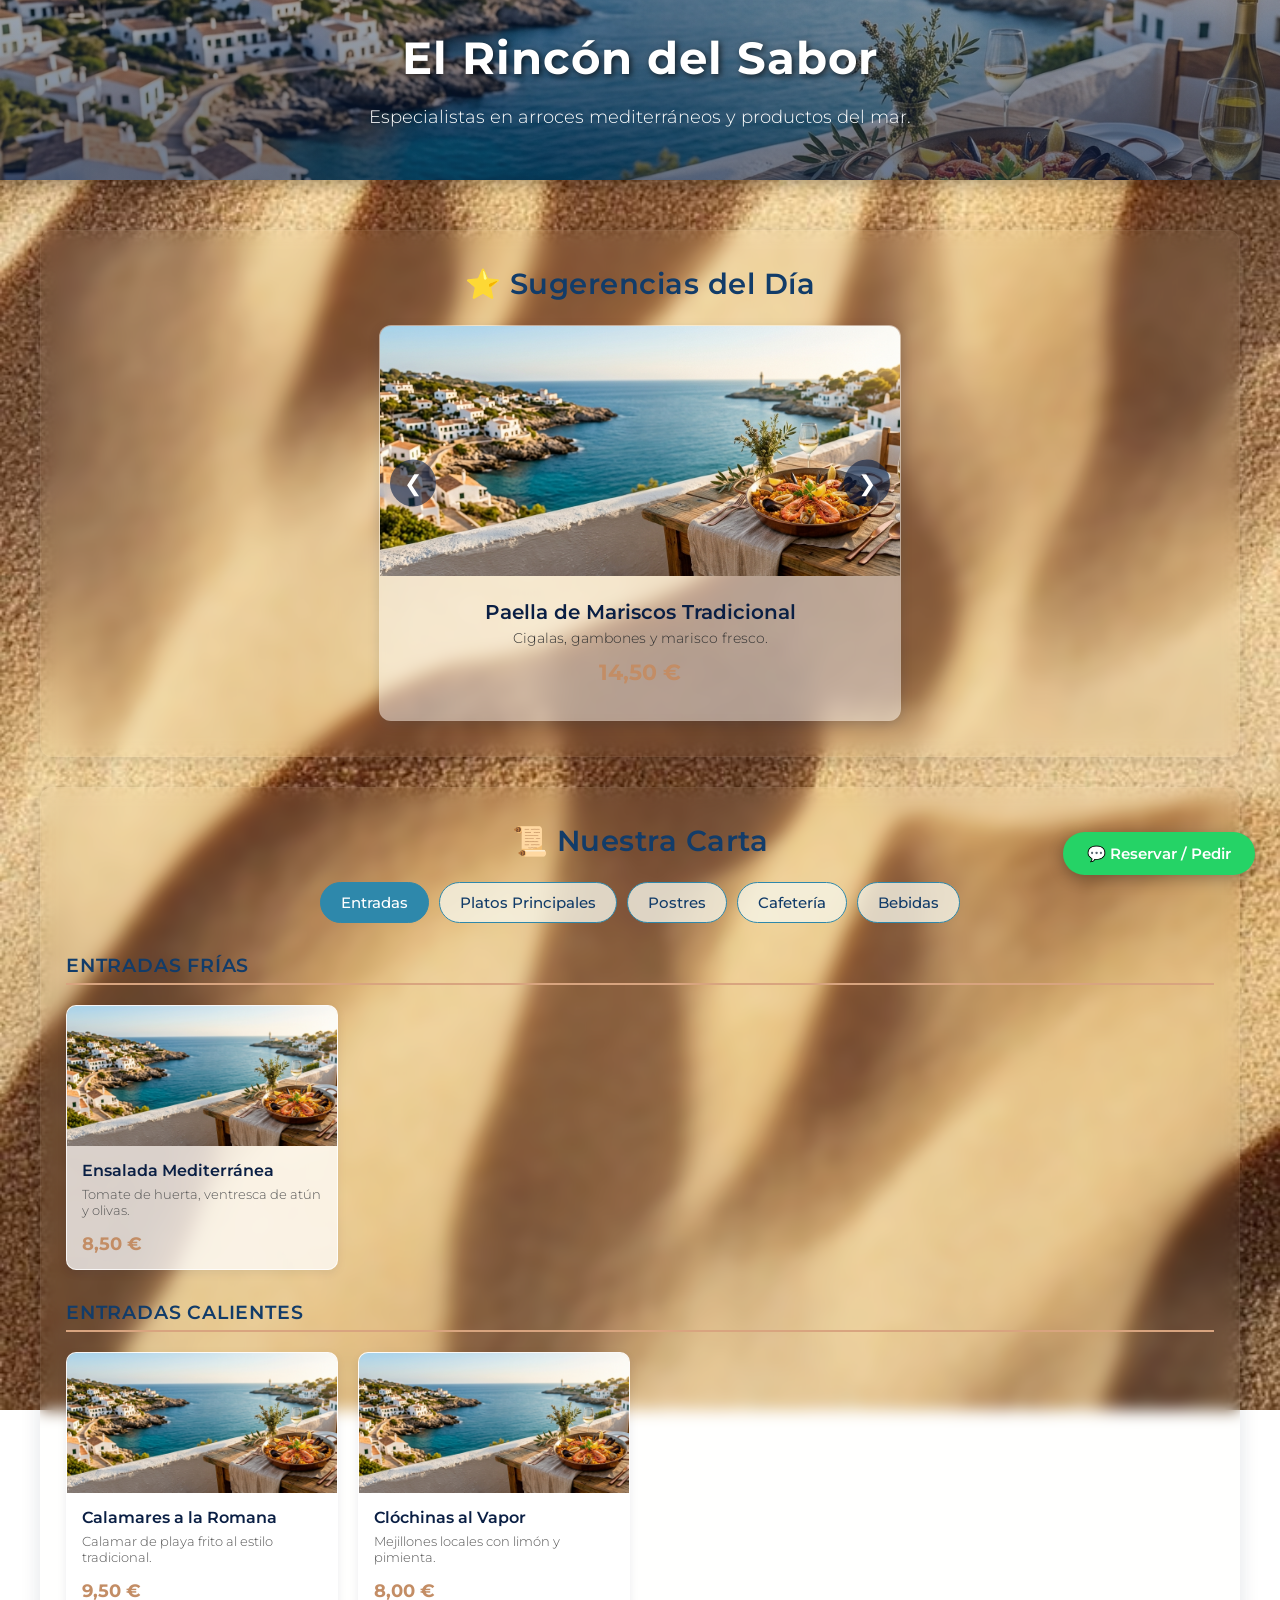
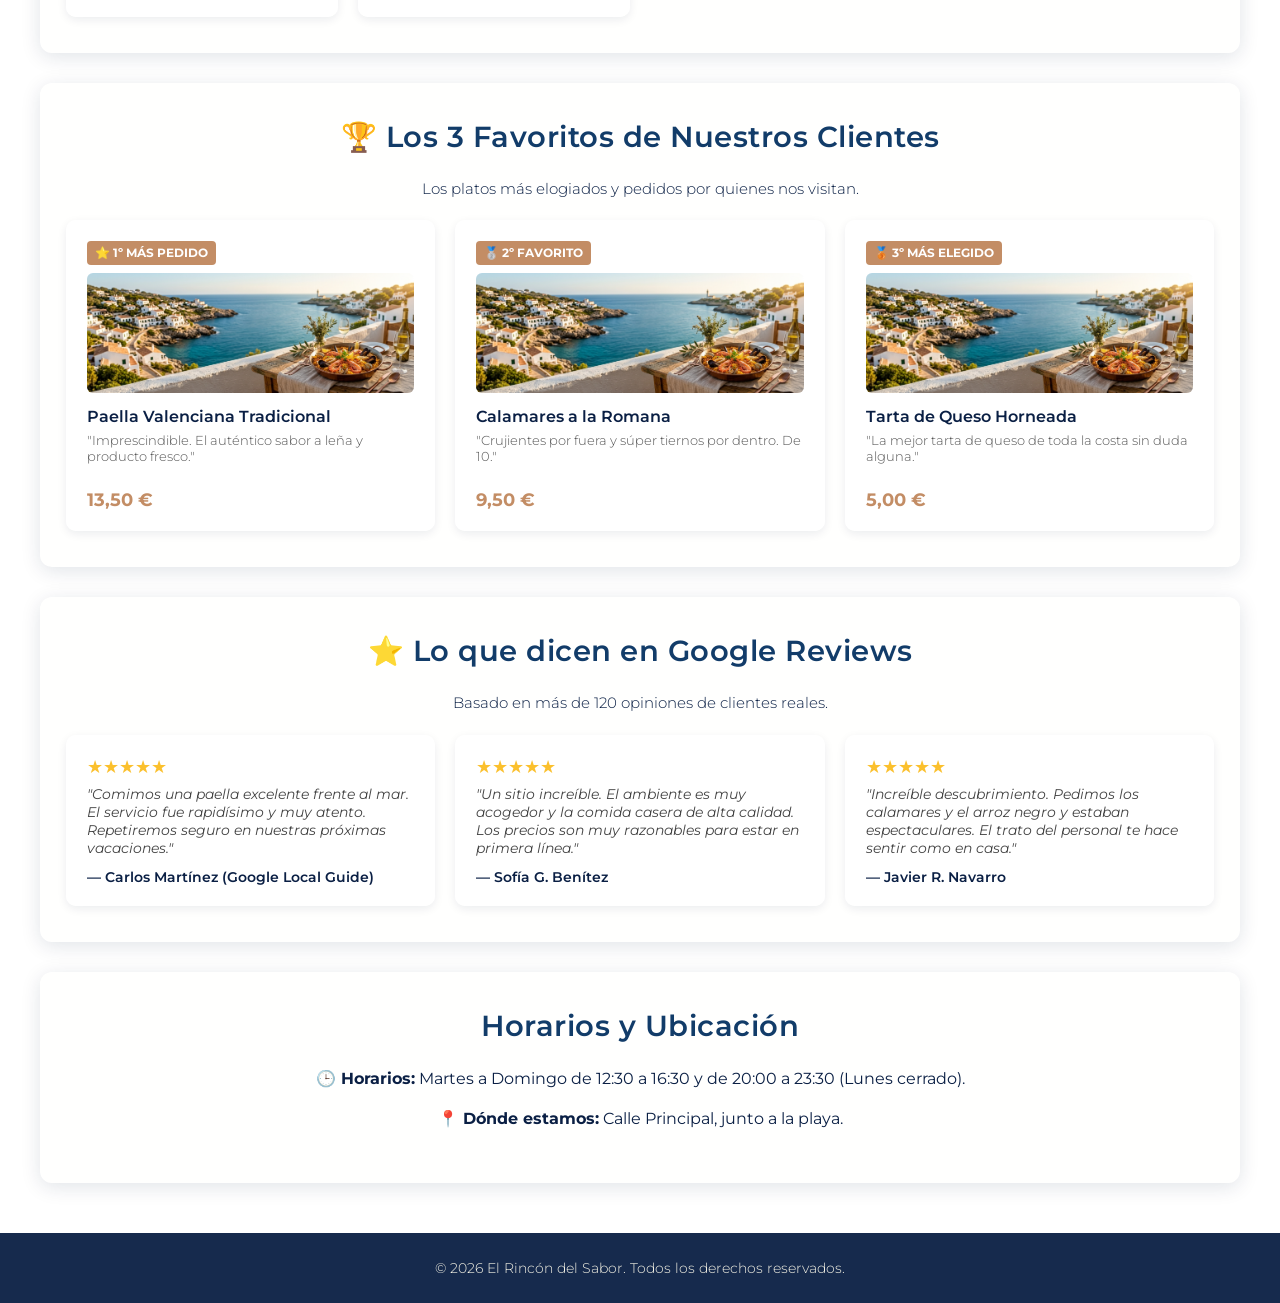
<file: index.html>
<!DOCTYPE html>
<html lang="es">
<head>
    <meta charset="UTF-8">
    <meta name="viewport" content="width=device-width, initial-scale=1.0">
    <title>El Rincón del Sabor - Arroces y Cocina Mediterránea</title>
    
    <!-- Fuente Montserrat -->
    <link rel="preconnect" href="https://fonts.googleapis.com">
    <link rel="preconnect" href="https://fonts.gstatic.com" crossorigin>
    <link href="https://fonts.googleapis.com/css2?family=Montserrat:wght@300;400;500;600;700&display=swap" rel="stylesheet">
    
    <!-- Hoja de estilos -->
    <link rel="stylesheet" href="style.css">
</head>
<body>

    <!-- BOTÓN FLOTANTE DE WHATSAPP -->
    <a href="https://wa.me/34600000000?text=Hola,%20quisiera%20consultar%20por%20una%20reserva" class="whatsapp-float" target="_blank">
        💬 Reservar / Pedir
    </a>

    <!-- CABECERA STICKY -->
    <header>
        <h1>El Rincón del Sabor</h1>
        <p style="font-size: 1.15rem; font-weight: 300;">Especialistas en arroces mediterráneos y productos del mar.</p>
    </header>

    <div class="container">
        
        <!-- ESPECIALIDADES (CARRUSEL) -->
        <section>
            <h2>⭐ Sugerencias del Día</h2>
            <div class="carousel-container">
                <button class="carousel-btn prev-btn" onclick="moveSlide(-1)">❮</button>
                <button class="carousel-btn next-btn" onclick="moveSlide(1)">❯</button>
                <div id="carousel-slides-container"></div>
            </div>
        </section>

        <!-- CARTA COMPLETA EN CUADRÍCULA -->
        <section>
            <h2>📜 Nuestra Carta</h2>
            
            <div class="tabs-nav">
                <button class="tab-btn active" onclick="switchCategory('entradas', this)">Entradas</button>
                <button class="tab-btn" onclick="switchCategory('principales', this)">Platos Principales</button>
                <button class="tab-btn" onclick="switchCategory('postres', this)">Postres</button>
                <button class="tab-btn" onclick="switchCategory('cafeteria', this)">Cafetería</button>
                <button class="tab-btn" onclick="switchCategory('bebidas', this)">Bebidas</button>
            </div>

            <div id="menu-content-container"></div>
        </section>
<!-- TOP 3 PLATOS MEJOR VALORADOS -->
        <section>
            <h2>🏆 Los 3 Favoritos de Nuestros Clientes</h2>
            <p style="font-size: 0.95rem; font-weight: 300; margin-bottom: 20px;">Los platos más elogiados y pedidos por quienes nos visitan.</p>
            
            <div class="top-dishes-grid">
                <div class="top-dish-card">
                    <div>
                        <span class="top-badge">⭐ 1º Más Pedido</span>
                        <img src="banner_restaurante.jpeg" alt="Paella Valenciana">
                        <div class="menu-card-title">Paella Valenciana Tradicional</div>
                        <div class="menu-card-desc">"Imprescindible. El auténtico sabor a leña y producto fresco."</div>
                    </div>
                    <div class="menu-card-price" style="margin-top: 10px;">13,50 €</div>
                </div>

                <div class="top-dish-card">
                    <div>
                        <span class="top-badge">🥈 2º Favorito</span>
                        <img src="banner_restaurante.jpeg" alt="Calamares a la Romana">
                        <div class="menu-card-title">Calamares a la Romana</div>
                        <div class="menu-card-desc">"Crujientes por fuera y súper tiernos por dentro. De 10."</div>
                    </div>
                    <div class="menu-card-price" style="margin-top: 10px;">9,50 €</div>
                </div>

                <div class="top-dish-card">
                    <div>
                        <span class="top-badge">🥉 3º Más Elegido</span>
                        <img src="banner_restaurante.jpeg" alt="Tarta de Queso">
                        <div class="menu-card-title">Tarta de Queso Horneada</div>
                        <div class="menu-card-desc">"La mejor tarta de queso de toda la costa sin duda alguna."</div>
                    </div>
                    <div class="menu-card-price" style="margin-top: 10px;">5,00 €</div>
                </div>
            </div>
        </section>

        <!-- CALIFICACIONES DE GOOGLE -->
        <section>
            <h2>⭐ Lo que dicen en Google Reviews</h2>
            <p style="font-size: 0.95rem; font-weight: 300; margin-bottom: 20px;">Basado en más de 120 opiniones de clientes reales.</p>
            
            <div class="reviews-grid">
                <div class="review-card">
                    <div>
                        <div class="stars">★★★★★</div>
                        <div class="review-text">"Comimos una paella excelente frente al mar. El servicio fue rapidísimo y muy atento. Repetiremos seguro en nuestras próximas vacaciones."</div>
                    </div>
                    <div class="review-author">— Carlos Martínez (Google Local Guide)</div>
                </div>

                <div class="review-card">
                    <div>
                        <div class="stars">★★★★★</div>
                        <div class="review-text">"Un sitio increíble. El ambiente es muy acogedor y la comida casera de alta calidad. Los precios son muy razonables para estar en primera línea."</div>
                    </div>
                    <div class="review-author">— Sofía G. Benítez</div>
                </div>

                <div class="review-card">
                    <div>
                        <div class="stars">★★★★★</div>
                        <div class="review-text">"Increíble descubrimiento. Pedimos los calamares y el arroz negro y estaban espectaculares. El trato del personal te hace sentir como en casa."</div>
                    </div>
                    <div class="review-author">— Javier R. Navarro</div>
                </div>
            </div>
        </section>
        <section>
            <h2>Horarios y Ubicación</h2>
            <p><strong>🕒 Horarios:</strong> Martes a Domingo de 12:30 a 16:30 y de 20:00 a 23:30 (Lunes cerrado).</p>
            <p><strong>📍 Dónde estamos:</strong> Calle Principal, junto a la playa.</p>
        </section>

    </div>

    <footer>
        <p>&copy; 2026 El Rincón del Sabor. Todos los derechos reservados.</p>
    </footer>

    <!-- LÓGICA JAVASCRIPT PÚBLICA (Lee del localStorage compartido) -->
    <script>
        let defaultSpecials = [
            { name: "Paella de Mariscos Tradicional", desc: "Cigalas, gambones y marisco fresco.", price: "14,50 €", img: "banner_restaurante.jpeg" },
            { name: "Arroz a Banda con Alioli", desc: "Fondo concentrado de pescado de roca.", price: "13,00 €", img: "banner_restaurante.jpeg" }
        ];

        let defaultMenuData = {
            entradas: {
                "Entradas Frías": [
                    { name: "Ensalada Mediterránea", desc: "Tomate de huerta, ventresca de atún y olivas.", price: "8,50 €", img: "banner_restaurante.jpeg" }
                ],
                "Entradas Calientes": [
                    { name: "Calamares a la Romana", desc: "Calamar de playa frito al estilo tradicional.", price: "9,50 €", img: "banner_restaurante.jpeg" },
                    { name: "Clóchinas al Vapor", desc: "Mejillones locales con limón y pimienta.", price: "8,00 €", img: "banner_restaurante.jpeg" }
                ]
            },
            principales: {
                "Arroces y Paellas": [
                    { name: "Paella Valenciana Tradicional", desc: "Pollo, conejo, garrofó y bajoqueta.", price: "13,50 €", img: "banner_restaurante.jpeg" },
                    { name: "Arroz Negro con Calamar", desc: "Con tinta natural de sepia y alioli.", price: "14,00 €", img: "banner_restaurante.jpeg" }
                ],
                "Carnes y Pescados": [
                    { name: "Entrecot de Ternera a la Parrilla", desc: "Con guarnición de patatas caseras.", price: "18,00 €", img: "banner_restaurante.jpeg" },
                    { name: "Dorada a la Espalda", desc: "Pescado fresco del día al horno.", price: "16,50 €", img: "banner_restaurante.jpeg" }
                ]
            },
            postres: {
                "Postres Caseros": [
                    { name: "Flan de Huevo con Nata", desc: "Receta casera de la abuela.", price: "4,50 €", img: "banner_restaurante.jpeg" },
                    { name: "Tarta de Queso Horneada", desc: "Con mermelada de frutos rojos.", price: "5,00 €", img: "banner_restaurante.jpeg" }
                ]
            },
            cafeteria: {
                "Cafés e Infusiones": [
                    { name: "Café Espresso", desc: "Café de grano natural 100% arábica.", price: "1,60 €", img: "banner_restaurante.jpeg" },
                    { name: "Café con Leche", desc: "Servido con leche fresca de la región.", price: "1,90 €", img: "banner_restaurante.jpeg" },
                    { name: "Infusión de Hierbas", desc: "Manzanilla, menta-poleo o té verde.", price: "1,80 €", img: "banner_restaurante.jpeg" }
                ],
                "Bollería y Dulces": [
                    { name: "Croissant de Mantequilla", desc: "Horneado del día, crujiente y tierno.", price: "2,20 €", img: "banner_restaurante.jpeg" },
                    { name: "Tostada con Tomate y Aceite", desc: "Pan de pueblo tostado con AOVE y tomate triturado.", price: "2,80 €", img: "banner_restaurante.jpeg" }
                ]
            },
            bebidas: {
                "Vinos y Cervezas": [
                    { name: "Vino Blanco de la Casa (Botella)", desc: "D.O. Valencia.", price: "12,00 €", img: "banner_restaurante.jpeg" },
                    { name: "Caña de Cerveza", desc: "Cerveza bien fría de grifo.", price: "2,50 €", img: "banner_restaurante.jpeg" }
                ],
                "Refrescos": [
                    { name: "Agua Mineral 1.5L", desc: "Con o sin gas.", price: "2,00 €", img: "banner_restaurante.jpeg" }
                ]
            }
        };

        let specials = JSON.parse(localStorage.getItem("rincon_specials")) || defaultSpecials;
        let menuData = JSON.parse(localStorage.getItem("rincon_menuData")) || defaultMenuData;

        let activeCategory = "entradas";
        let currentSlide = 0;

        function renderCarousel() {
            const container = document.getElementById("carousel-slides-container");
            container.innerHTML = "";
            if(specials.length === 0) {
                container.innerHTML = "<p style='padding:20px;'>No hay sugerencias disponibles.</p>";
                return;
            }
            specials.forEach((dish, index) => {
                const slide = document.createElement("div");
                slide.className = `carousel-slide ${index === currentSlide ? 'active' : ''}`;
                slide.innerHTML = `
                    <img src="${dish.img}" class="carousel-img" alt="${dish.name}">
                    <div class="carousel-details">
                        <div class="carousel-title">${dish.name}</div>
                        <div class="carousel-desc">${dish.desc}</div>
                        <div class="carousel-price">${dish.price}</div>
                    </div>
                `;
                container.appendChild(slide);
            });
        }

        function moveSlide(direction) {
            const slides = document.querySelectorAll(".carousel-slide");
            if(slides.length === 0) return;
            slides[currentSlide].classList.remove("active");
            currentSlide = (currentSlide + direction + slides.length) % slides.length;
            slides[currentSlide].classList.add("active");
        }

        function switchCategory(category, btnElement) {
            activeCategory = category;
            document.querySelectorAll(".tab-btn").forEach(btn => btn.classList.remove("active"));
            if(btnElement) btnElement.classList.add("active");
            renderMenu();
        }

        function renderMenu() {
            const container = document.getElementById("menu-content-container");
            container.innerHTML = "";

            const categoryData = menuData[activeCategory];

            for (const subBlock in categoryData) {
                const subTitle = document.createElement("div");
                subTitle.className = "sub-block-title";
                subTitle.textContent = subBlock;
                container.appendChild(subTitle);

                const grid = document.createElement("div");
                grid.className = "menu-grid";

                categoryData[subBlock].forEach((dish) => {
                    const card = document.createElement("div");
                    card.className = "menu-card";
                    card.innerHTML = `
                        <img src="${dish.img}" class="menu-card-img" alt="${dish.name}">
                        <div class="menu-card-body">
                            <div class="menu-card-title">${dish.name}</div>
                            <div class="menu-card-desc">${dish.desc}</div>
                            <div class="menu-card-price">${dish.price}</div>
                        </div>
                    `;
                    grid.appendChild(card);
                });

                container.appendChild(grid);
            }
        }

        window.onload = function() {
            renderCarousel();
            renderMenu();
        };
    </script>
</body>
</html>
</file>
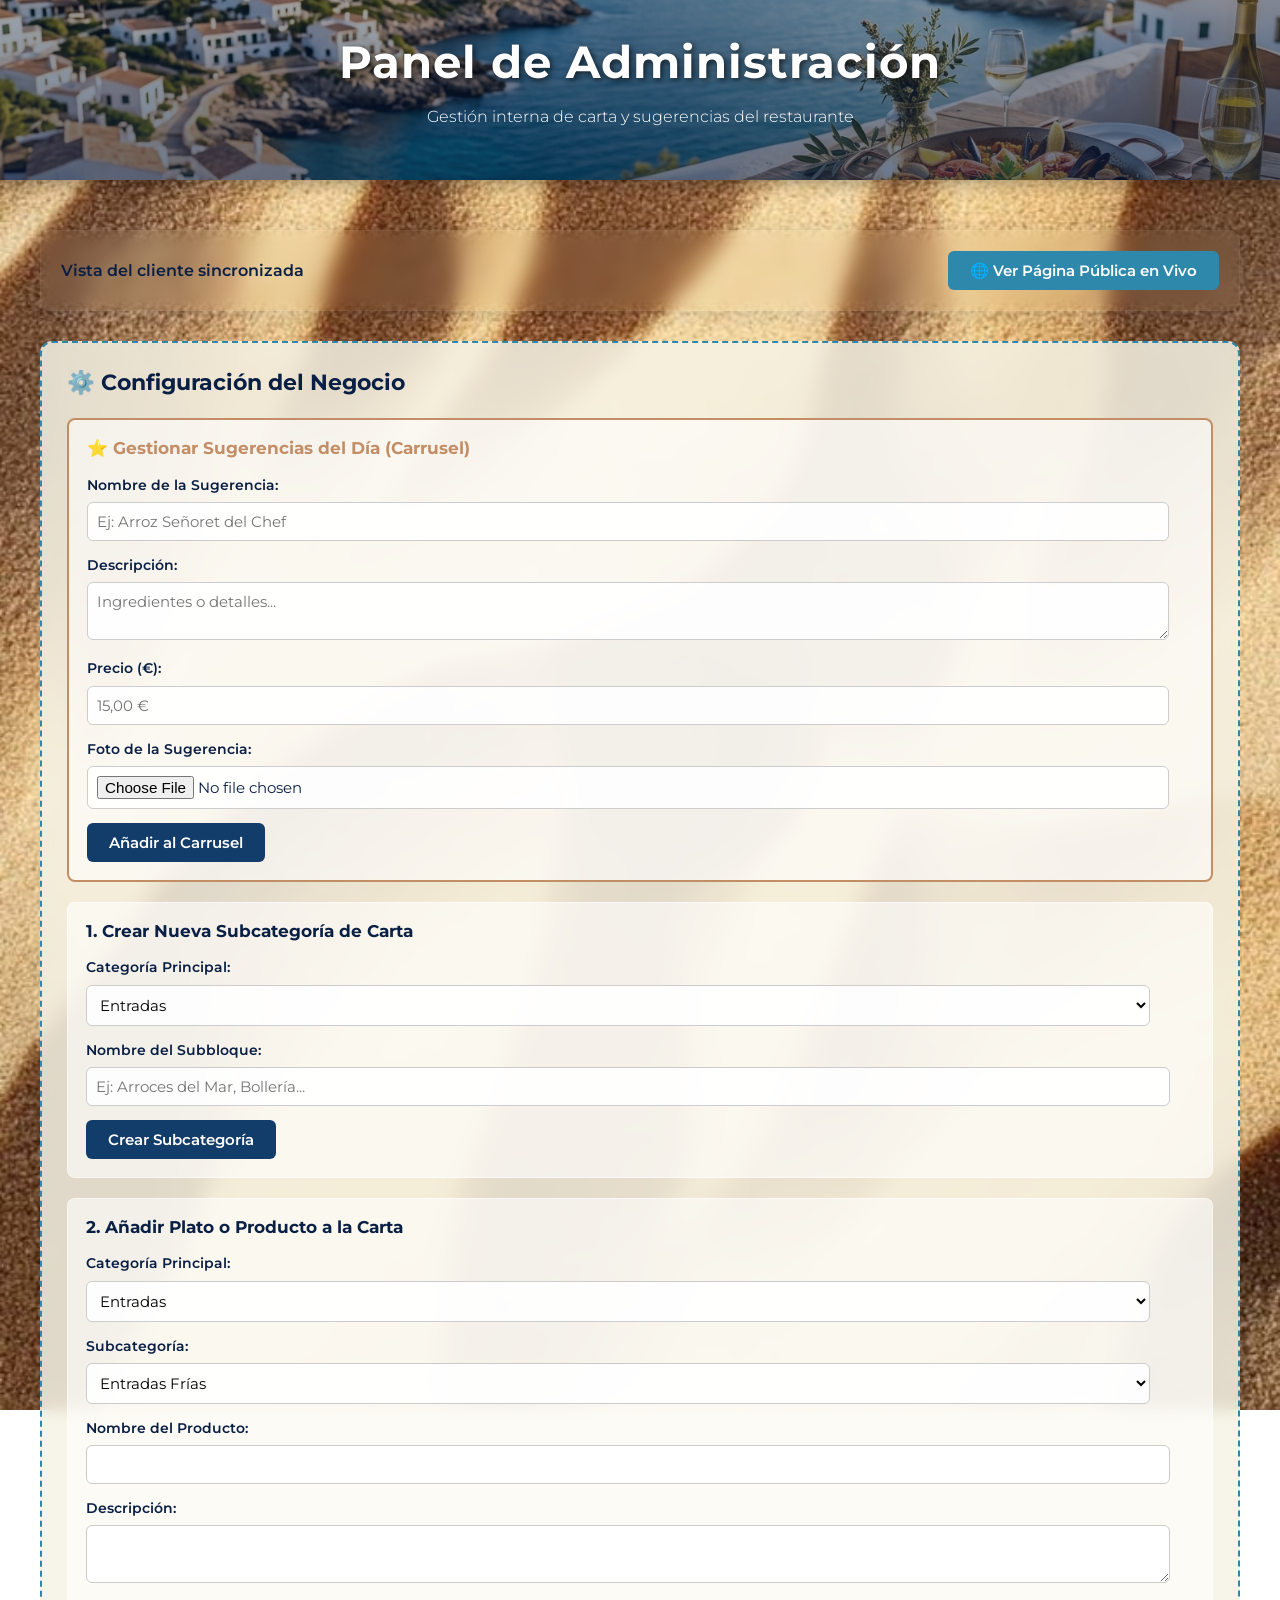
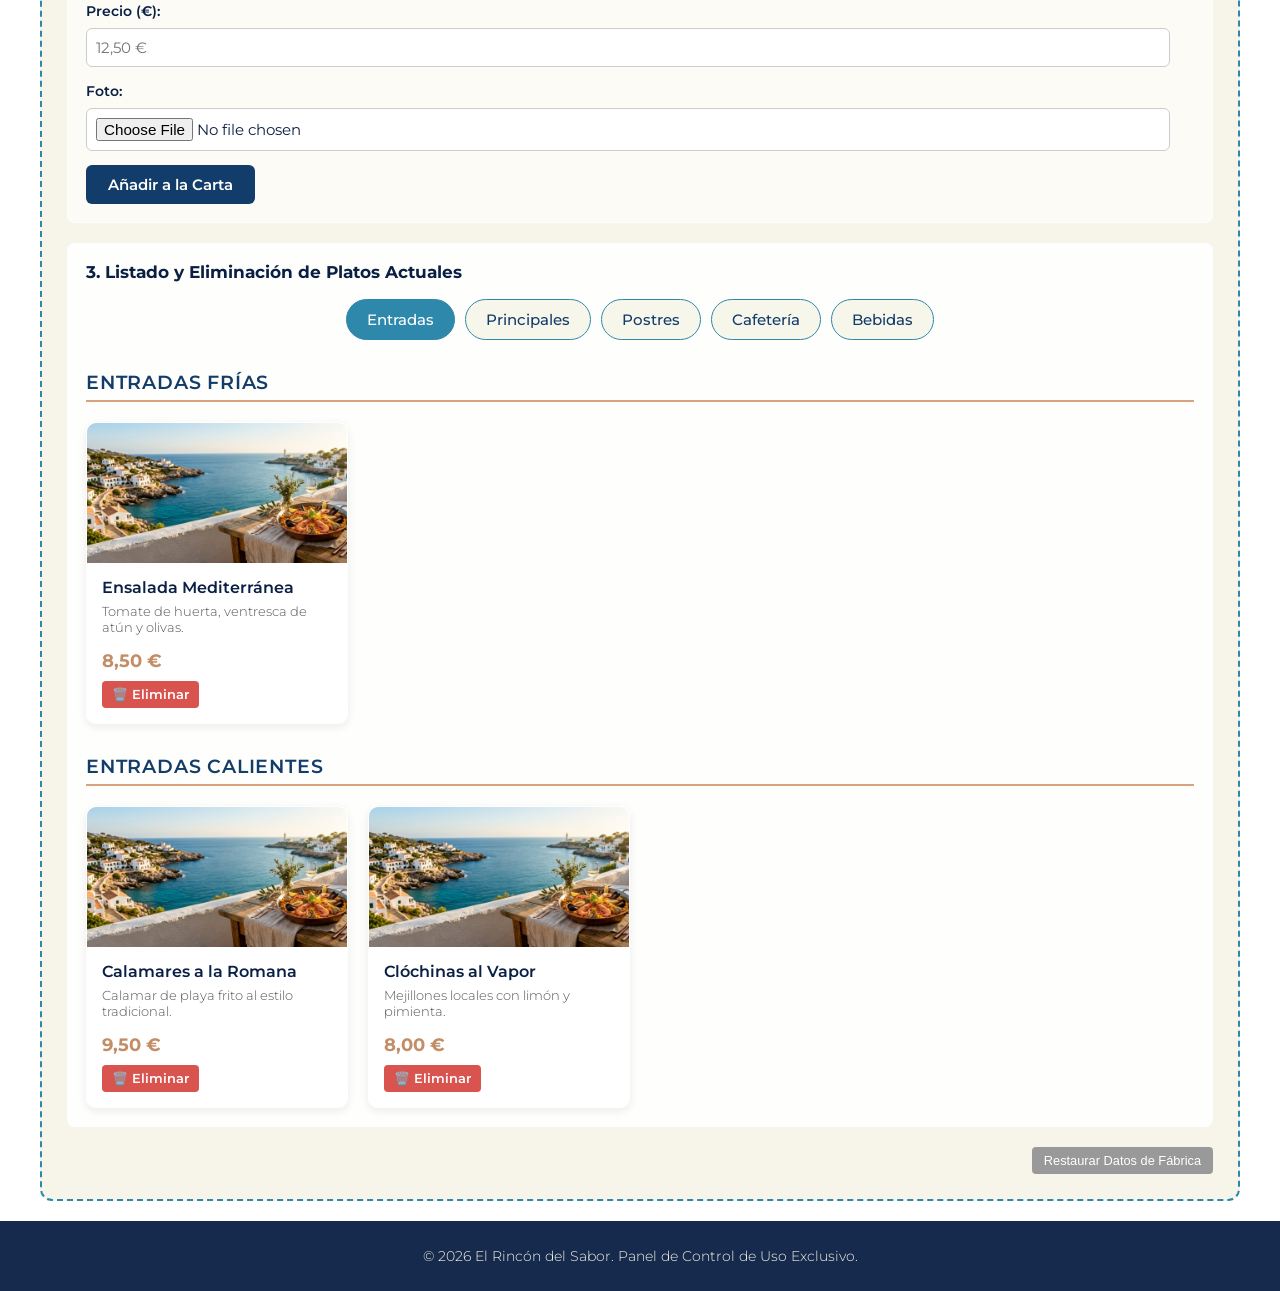
<file: admin.html>
<!DOCTYPE html>
<html lang="es">
<head>
    <meta charset="UTF-8">
    <meta name="viewport" content="width=device-width, initial-scale=1.0">
    <title>Panel de Administración - El Rincón del Sabor</title>
    
    <!-- Fuente Montserrat -->
    <link rel="preconnect" href="https://fonts.googleapis.com">
    <link rel="preconnect" href="https://fonts.gstatic.com" crossorigin>
    <link href="https://fonts.googleapis.com/css2?family=Montserrat:wght@300;400;500;600;700&display=swap" rel="stylesheet">
    
    <!-- Hoja de estilos -->
    <link rel="stylesheet" href="style.css">
</head>
<body>

    <!-- CABECERA DEL PANEL -->
    <header style="height: 180px;">
        <h1>Panel de Administración</h1>
        <p style="font-size: 1rem; font-weight: 300;">Gestión interna de carta y sugerencias del restaurante</p>
    </header>

    <div class="container">
        
        <!-- BARRA DE ACCESO RÁPIDO -->
        <section style="display: flex; justify-content: space-between; align-items: center; padding: 20px;">
            <span style="font-weight: 600; color: var(--color-navy);">Vista del cliente sincronizada</span>
            <a href="index.html" target="_blank" class="save-btn" style="text-decoration: none; background-color: var(--color-ocean);">🌐 Ver Página Pública en Vivo</a>
        </section>

        <!-- PANEL DE GESTIÓN -->
        <div class="admin-panel" style="margin-top: 0;">
            <h3 style="margin-top: 0; font-size: 1.4rem; color: var(--color-navy);">⚙️ Configuración del Negocio</h3>
            
            <!-- ADMINISTRAR CARRUSEL -->
            <div class="admin-section" style="border: 2px solid var(--color-terracotta);">
                <h3 style="font-size: 1.05rem; margin-top: 0; color: var(--color-terracotta);">⭐ Gestionar Sugerencias del Día (Carrusel)</h3>
                
                <div class="form-group">
                    <label>Nombre de la Sugerencia:</label>
                    <input type="text" id="add-spec-name" placeholder="Ej: Arroz Señoret del Chef">
                </div>
                <div class="form-group">
                    <label>Descripción:</label>
                    <textarea id="add-spec-desc" rows="2" placeholder="Ingredientes o detalles..."></textarea>
                </div>
                <div class="form-group">
                    <label>Precio (€):</label>
                    <input type="text" id="add-spec-price" placeholder="15,00 €">
                </div>
                <div class="form-group">
                    <label>Foto de la Sugerencia:</label>
                    <input type="file" id="add-spec-img" accept="image/*">
                </div>
                <button class="save-btn" onclick="addSpecialItem()">Añadir al Carrusel</button>
            </div>

            <!-- CREAR SUBCATEGORÍA -->
            <div class="admin-section">
                <h3 style="font-size: 1.05rem; margin-top: 0;">1. Crear Nueva Subcategoría de Carta</h3>
                <div class="form-group">
                    <label>Categoría Principal:</label>
                    <select id="new-sub-main-cat">
                        <option value="entradas">Entradas</option>
                        <option value="principales">Platos Principales</option>
                        <option value="postres">Postres</option>
                        <option value="cafeteria">Cafetería</option>
                        <option value="bebidas">Bebidas</option>
                    </select>
                </div>
                <div class="form-group">
                    <label>Nombre del Subbloque:</label>
                    <input type="text" id="new-sub-name" placeholder="Ej: Arroces del Mar, Bollería...">
                </div>
                <button class="save-btn" onclick="addSubCategory()">Crear Subcategoría</button>
            </div>

            <!-- AÑADIR PLATO -->
            <div class="admin-section">
                <h3 style="font-size: 1.05rem; margin-top: 0;">2. Añadir Plato o Producto a la Carta</h3>
                <div class="form-group">
                    <label>Categoría Principal:</label>
                    <select id="add-dish-main-cat" onchange="updateSubCategorySelects()">
                        <option value="entradas">Entradas</option>
                        <option value="principales">Platos Principales</option>
                        <option value="postres">Postres</option>
                        <option value="cafeteria">Cafetería</option>
                        <option value="bebidas">Bebidas</option>
                    </select>
                </div>
                <div class="form-group">
                    <label>Subcategoría:</label>
                    <select id="add-dish-sub-cat"></select>
                </div>
                <div class="form-group">
                    <label>Nombre del Producto:</label>
                    <input type="text" id="add-dish-name">
                </div>
                <div class="form-group">
                    <label>Descripción:</label>
                    <textarea id="add-dish-desc" rows="2"></textarea>
                </div>
                <div class="form-group">
                    <label>Precio (€):</label>
                    <input type="text" id="add-dish-price" placeholder="12,50 €">
                </div>
                <div class="form-group">
                    <label>Foto:</label>
                    <input type="file" id="add-dish-img" accept="image/*">
                </div>
                <button class="save-btn" onclick="addDishToMenu()">Añadir a la Carta</button>
            </div>

            <!-- VISTA PREVIA EDITABLE / ELIMINAR ELEMENTOS -->
            <div class="admin-section" style="background: rgba(255,255,255,0.9);">
                <h3 style="font-size: 1.05rem; margin-top: 0; color: var(--color-navy);">3. Listado y Eliminación de Platos Actuales</h3>
                
                <div class="tabs-nav" style="margin-bottom: 15px;">
                    <button class="tab-btn active" onclick="switchAdminCategory('entradas', this)">Entradas</button>
                    <button class="tab-btn" onclick="switchAdminCategory('principales', this)">Principales</button>
                    <button class="tab-btn" onclick="switchAdminCategory('postres', this)">Postres</button>
                    <button class="tab-btn" onclick="switchAdminCategory('cafeteria', this)">Cafetería</button>
                    <button class="tab-btn" onclick="switchAdminCategory('bebidas', this)">Bebidas</button>
                </div>
                
                <div id="admin-menu-list"></div>
            </div>

            <!-- BOTÓN DE RESETEAR -->
            <div style="text-align: right; margin-top: 15px;">
                <button onclick="resetData()" style="background: #999; color: white; border: none; padding: 6px 12px; border-radius: 4px; cursor: pointer; font-size: 0.8rem;">Restaurar Datos de Fábrica</button>
            </div>
        </div>

    </div>

    <footer>
        <p>&copy; 2026 El Rincón del Sabor. Panel de Control de Uso Exclusivo.</p>
    </footer>

    <!-- LÓGICA JAVASCRIPT DEL PANEL DE ADMINISTRACIÓN -->
    <script>
        let defaultSpecials = [
            { name: "Paella de Mariscos Tradicional", desc: "Cigalas, gambones y marisco fresco.", price: "14,50 €", img: "banner_restaurante.jpeg" },
            { name: "Arroz a Banda con Alioli", desc: "Fondo concentrado de pescado de roca.", price: "13,00 €", img: "banner_restaurante.jpeg" }
        ];

        let defaultMenuData = {
            entradas: {
                "Entradas Frías": [
                    { name: "Ensalada Mediterránea", desc: "Tomate de huerta, ventresca de atún y olivas.", price: "8,50 €", img: "banner_restaurante.jpeg" }
                ],
                "Entradas Calientes": [
                    { name: "Calamares a la Romana", desc: "Calamar de playa frito al estilo tradicional.", price: "9,50 €", img: "banner_restaurante.jpeg" },
                    { name: "Clóchinas al Vapor", desc: "Mejillones locales con limón y pimienta.", price: "8,00 €", img: "banner_restaurante.jpeg" }
                ]
            },
            principales: {
                "Arroces y Paellas": [
                    { name: "Paella Valenciana Tradicional", desc: "Pollo, conejo, garrofó y bajoqueta.", price: "13,50 €", img: "banner_restaurante.jpeg" },
                    { name: "Arroz Negro con Calamar", desc: "Con tinta natural de sepia y alioli.", price: "14,00 €", img: "banner_restaurante.jpeg" }
                ],
                "Carnes y Pescados": [
                    { name: "Entrecot de Ternera a la Parrilla", desc: "Con guarnición de patatas caseras.", price: "18,00 €", img: "banner_restaurante.jpeg" },
                    { name: "Dorada a la Espalda", desc: "Pescado fresco del día al horno.", price: "16,50 €", img: "banner_restaurante.jpeg" }
                ]
            },
            postres: {
                "Postres Caseros": [
                    { name: "Flan de Huevo con Nata", desc: "Receta casera de la abuela.", price: "4,50 €", img: "banner_restaurante.jpeg" },
                    { name: "Tarta de Queso Horneada", desc: "Con mermelada de frutos rojos.", price: "5,00 €", img: "banner_restaurante.jpeg" }
                ]
            },
            cafeteria: {
                "Cafés e Infusiones": [
                    { name: "Café Espresso", desc: "Café de grano natural 100% arábica.", price: "1,60 €", img: "banner_restaurante.jpeg" },
                    { name: "Café con Leche", desc: "Servido con leche fresca de la región.", price: "1,90 €", img: "banner_restaurante.jpeg" },
                    { name: "Infusión de Hierbas", desc: "Manzanilla, menta-poleo o té verde.", price: "1,80 €", img: "banner_restaurante.jpeg" }
                ],
                "Bollería y Dulces": [
                    { name: "Croissant de Mantequilla", desc: "Horneado del día, crujiente y tierno.", price: "2,20 €", img: "banner_restaurante.jpeg" },
                    { name: "Tostada con Tomate y Aceite", desc: "Pan de pueblo tostado con AOVE y tomate triturado.", price: "2,80 €", img: "banner_restaurante.jpeg" }
                ]
            },
            bebidas: {
                "Vinos y Cervezas": [
                    { name: "Vino Blanco de la Casa (Botella)", desc: "D.O. Valencia.", price: "12,00 €", img: "banner_restaurante.jpeg" },
                    { name: "Caña de Cerveza", desc: "Cerveza bien fría de grifo.", price: "2,50 €", img: "banner_restaurante.jpeg" }
                ],
                "Refrescos": [
                    { name: "Agua Mineral 1.5L", desc: "Con o sin gas.", price: "2,00 €", img: "banner_restaurante.jpeg" }
                ]
            }
        };

        let specials = JSON.parse(localStorage.getItem("rincon_specials")) || defaultSpecials;
        let menuData = JSON.parse(localStorage.getItem("rincon_menuData")) || defaultMenuData;
        let activeAdminCategory = "entradas";

        function saveToLocalStorage() {
            localStorage.setItem("rincon_specials", JSON.stringify(specials));
            localStorage.setItem("rincon_menuData", JSON.stringify(menuData));
        }

        function addSpecialItem() {
            const name = document.getElementById("add-spec-name").value.trim();
            const desc = document.getElementById("add-spec-desc").value.trim();
            const price = document.getElementById("add-spec-price").value.trim();
            const fileInput = document.getElementById("add-spec-img");

            if (!name || !price) {
                alert("Por favor completa al menos el nombre y el precio de la sugerencia.");
                return;
            }

            const saveSpecialWithImage = (imgPath) => {
                specials.push({ name, desc, price, img: imgPath });
                saveToLocalStorage();
                alert(`¡Sugerencia "${name}" añadida al carrusel con éxito!`);
                
                document.getElementById("add-spec-name").value = "";
                document.getElementById("add-spec-desc").value = "";
                document.getElementById("add-spec-price").value = "";
                document.getElementById("add-spec-img").value = "";
            };

            if (fileInput.files && fileInput.files[0]) {
                const reader = new FileReader();
                reader.onload = function (e) {
                    saveSpecialWithImage(e.target.result);
                };
                reader.readAsDataURL(fileInput.files[0]);
            } else {
                saveSpecialWithImage("banner_restaurante.jpeg");
            }
        }

        function switchAdminCategory(category, btnElement) {
            activeAdminCategory = category;
            document.querySelectorAll(".tab-btn").forEach(btn => btn.classList.remove("active"));
            if(btnElement) btnElement.classList.add("active");
            renderAdminMenu();
        }

        function renderAdminMenu() {
            const container = document.getElementById("admin-menu-list");
            container.innerHTML = "";

            const categoryData = menuData[activeAdminCategory];

            for (const subBlock in categoryData) {
                const subTitle = document.createElement("div");
                subTitle.className = "sub-block-title";
                subTitle.textContent = subBlock;
                container.appendChild(subTitle);

                const grid = document.createElement("div");
                grid.className = "menu-grid";

                categoryData[subBlock].forEach((dish, dishIndex) => {
                    const card = document.createElement("div");
                    card.className = "menu-card";
                    card.innerHTML = `
                        <img src="${dish.img}" class="menu-card-img" alt="${dish.name}">
                        <div class="menu-card-body">
                            <div class="menu-card-title">${dish.name}</div>
                            <div class="menu-card-desc">${dish.desc}</div>
                            <div class="menu-card-price">${dish.price}</div>
                            <button class="delete-dish-btn" onclick="deleteDish('${activeAdminCategory}', '${subBlock}', ${dishIndex})">🗑️ Eliminar</button>
                        </div>
                    `;
                    grid.appendChild(card);
                });

                container.appendChild(grid);
            }
        }

        function deleteDish(mainCat, subBlock, index) {
            if (confirm("¿Estás seguro de que deseas eliminar este producto?")) {
                menuData[mainCat][subBlock].splice(index, 1);
                saveToLocalStorage();
                renderAdminMenu();
                alert("¡Producto eliminado con éxito!");
            }
        }

        function updateSubCategorySelects() {
            const mainCat = document.getElementById("add-dish-main-cat").value;
            const subSelect = document.getElementById("add-dish-sub-cat");
            subSelect.innerHTML = "";

            const subBlocks = Object.keys(menuData[mainCat]);
            subBlocks.forEach(sub => {
                const opt = document.createElement("option");
                opt.value = sub;
                opt.textContent = sub;
                subSelect.appendChild(opt);
            });
        }

        function addSubCategory() {
            const mainCat = document.getElementById("new-sub-main-cat").value;
            const subName = document.getElementById("new-sub-name").value.trim();

            if (!subName) {
                alert("Por favor introduce un nombre para la subcategoría.");
                return;
            }

            if (!menuData[mainCat][subName]) {
                menuData[mainCat][subName] = [];
                saveToLocalStorage();
                alert(`¡Subcategoría "${subName}" creada con éxito!`);
                document.getElementById("new-sub-name").value = "";
                updateSubCategorySelects();
                renderAdminMenu();
            } else {
                alert("Esta subcategoría ya existe.");
            }
        }

        function addDishToMenu() {
            const mainCat = document.getElementById("add-dish-main-cat").value;
            const subCat = document.getElementById("add-dish-sub-cat").value;
            const name = document.getElementById("add-dish-name").value.trim();
            const desc = document.getElementById("add-dish-desc").value.trim();
            const price = document.getElementById("add-dish-price").value.trim();
            const fileInput = document.getElementById("add-dish-img");

            if (!name || !price || !subCat) {
                alert("Por favor completa el nombre, subcategoría y precio del producto.");
                return;
            }

            const saveWithImage = (imgPath) => {
                menuData[mainCat][subCat].push({ name, desc, price, img: imgPath });
                saveToLocalStorage();
                alert(`¡Producto "${name}" añadido a la carta con éxito!`);
                
                document.getElementById("add-dish-name").value = "";
                document.getElementById("add-dish-desc").value = "";
                document.getElementById("add-dish-price").value = "";
                document.getElementById("add-dish-img").value = "";

                renderAdminMenu();
            };

            if (fileInput.files && fileInput.files[0]) {
                const reader = new FileReader();
                reader.onload = function (e) {
                    saveWithImage(e.target.result);
                };
                reader.readAsDataURL(fileInput.files[0]);
            } else {
                saveWithImage("banner_restaurante.jpeg");
            }
        }

        function resetData() {
            if(confirm("¿Deseas restaurar los valores iniciales de fábrica?")) {
                localStorage.removeItem("rincon_specials");
                localStorage.removeItem("rincon_menuData");
                location.reload();
            }
        }

        window.onload = function() {
            updateSubCategorySelects();
            renderAdminMenu();
        };
    </script>
</body>
</html>
</file>
<file: style.css>
:root {
    --font-main: 'Montserrat', sans-serif;
    --color-navy: #0A1F44;
    --color-deep-blue: #123C69;
    --color-ocean: #2E88AB;
    --color-sand-light: #F6F4E6;
    --color-sand-gold: #D8A47F;
    --color-terracotta: #C38D65;
}

body {
    font-family: var(--font-main);
    margin: 0;
    padding: 0;
    background-image: url('Fondo.jpeg');
    background-size: cover;
    background-position: center;
    background-repeat: no-repeat;
    background-attachment: fixed;
    color: var(--color-navy);
    text-align: center;
    font-weight: 400;
}

/* --- CABECERA FIJA SUPERIOR (STICKY) --- */
header {
    position: sticky;
    top: 0;
    z-index: 1000;
    background-image: linear-gradient(rgba(10, 31, 68, 0.4), rgba(10, 31, 68, 0.6)), url('banner_restaurante.jpeg');
    background-size: cover;
    background-position: center;
    background-repeat: no-repeat;
    height: 180px; /* Reducido para que no ocupe media pantalla */
    color: white;
    display: flex;
    flex-direction: column;
    justify-content: center;
    align-items: center;
    text-align: center;
    padding: 0 20px;
    box-shadow: 0 4px 15px rgba(0,0,0,0.3);
}

h1 {
    font-size: 2.8rem;
    font-weight: 700;
    letter-spacing: 1px;
    margin: 0;
    text-shadow: 2px 2px 6px rgba(0, 0, 0, 0.7);
}

h2 {
    font-size: 1.8rem;
    font-weight: 600;
    color: var(--color-deep-blue);
    margin-top: 0;
    letter-spacing: 0.5px;
}

p, label, span {
    font-size: 1rem;
    font-weight: 400;
    line-height: 1.5;
}

.container {
    max-width: 1200px;
    margin: 0 auto;
    padding: 20px;
}

section {
    background: rgba(246, 244, 230, 0.041);
    backdrop-filter: blur(8px);
    -webkit-backdrop-filter: blur(8px);
    margin: 30px 0;
    padding: 35px 25px;
    border-radius: 12px;
    box-shadow: 0 4px 20px rgba(10, 31, 68, 0.12);
    border: 1px solid rgba(255, 255, 255, 0.041);
}

/* BOTÓN FLOTANTE DE WHATSAPP */
.whatsapp-float {
    position: fixed;
    bottom: 25px;
    right: 25px;
    background-color: #25d366;
    color: white;
    padding: 12px 24px;
    border-radius: 50px;
    text-decoration: none;
    font-weight: 600;
    font-size: 0.95rem;
    box-shadow: 0 4px 15px rgba(0, 0, 0, 0.3);
    display: flex;
    align-items: center;
    gap: 8px;
    z-index: 1000;
    transition: transform 0.2s ease, background-color 0.2s ease;
}

.whatsapp-float:hover {
    background-color: #1eb956;
    transform: scale(1.05);
}

/* CARRUSEL DE ESPECIALIDADES */
.carousel-container {
    position: relative;
    max-width: 520px;
    margin: 0 auto;
    overflow: hidden;
    border-radius: 12px;
    box-shadow: 0 4px 12px rgba(10, 31, 68, 0.15);
    background: rgba(255, 255, 255, 0.459);
    backdrop-filter: blur(5px);
    border: 1px solid rgba(255, 255, 255, 0.027);
}

.carousel-slide {
    display: none;
    padding-bottom: 20px;
}

.carousel-slide.active {
    display: block;
}

.carousel-img {
    width: 100%;
    height: 250px;
    object-fit: cover;
}

.carousel-details {
    padding: 15px 20px;
}

.carousel-title {
    font-size: 1.25rem;
    font-weight: 600;
    color: var(--color-navy);
    margin: 5px 0;
}

.carousel-desc {
    font-size: 0.9rem;
    font-weight: 300;
    color: #333;
    margin: 5px 0 12px 0;
}

.carousel-price {
    font-size: 1.35rem;
    font-weight: 700;
    color: var(--color-terracotta);
}

.carousel-btn {
    position: absolute;
    top: 40%;
    transform: translateY(-50%);
    background-color: rgba(10, 31, 68, 0.6);
    color: white;
    border: none;
    font-size: 1.4rem;
    padding: 10px 14px;
    cursor: pointer;
    border-radius: 50%;
    user-select: none;
    transition: background-color 0.2s;
}

.carousel-btn:hover { background-color: var(--color-ocean); }
.prev-btn { left: 10px; }
.next-btn { right: 10px; }

/* PESTAÑAS DE NAVEGACIÓN DE LA CARTA */
.tabs-nav {
    display: flex;
    justify-content: center;
    gap: 10px;
    margin-bottom: 25px;
    flex-wrap: wrap;
}

.tab-btn {
    background-color: rgba(246, 244, 230, 0.8);
    border: 1px solid var(--color-ocean);
    padding: 10px 20px;
    border-radius: 25px;
    cursor: pointer;
    font-family: var(--font-main);
    font-weight: 500;
    font-size: 0.95rem;
    color: var(--color-deep-blue);
    transition: all 0.3s ease;
}

.tab-btn.active, .tab-btn:hover {
    background-color: var(--color-ocean);
    color: white;
    border-color: var(--color-ocean);
}

.sub-block-title {
    text-align: left;
    color: var(--color-deep-blue);
    border-bottom: 2px solid var(--color-sand-gold);
    padding-bottom: 6px;
    margin: 30px 0 20px 0;
    font-size: 1.2rem;
    font-weight: 600;
    text-transform: uppercase;
    letter-spacing: 0.8px;
}

/* CUADRÍCULA (GRID) DE 4 PLATOS POR FILA */
.menu-grid {
    display: grid;
    grid-template-columns: repeat(4, 1fr);
    gap: 20px;
    text-align: left;
}

.menu-card {
    background: rgba(255, 255, 255, 0.75);
    border-radius: 10px;
    overflow: hidden;
    box-shadow: 0 3px 10px rgba(10, 31, 68, 0.08);
    border: 1px solid rgba(255, 255, 255, 0.8);
    display: flex;
    flex-direction: column;
    justify-content: space-between;
    transition: transform 0.2s ease;
}

.menu-card:hover {
    transform: translateY(-4px);
}

.menu-card-img {
    width: 100%;
    height: 140px;
    object-fit: cover;
}

.menu-card-body {
    padding: 15px;
    display: flex;
    flex-direction: column;
    flex-grow: 1;
}

.menu-card-title {
    font-weight: 600;
    font-size: 1rem;
    color: var(--color-navy);
    margin: 0 0 6px 0;
}

.menu-card-desc {
    font-size: 0.82rem;
    font-weight: 300;
    color: #555;
    margin: 0 0 15px 0;
    flex-grow: 1;
}

.menu-card-price {
    font-weight: 700;
    color: var(--color-terracotta);
    font-size: 1.1rem;
    margin-top: auto;
}

@media (max-width: 992px) {
    .menu-grid { grid-template-columns: repeat(2, 1fr); }
}
@media (max-width: 576px) {
    .menu-grid { grid-template-columns: 1fr; }
}

/* PANEL DE ADMINISTRACIÓN */
.admin-panel {
    background: rgba(246, 244, 230, 0.85);
    backdrop-filter: blur(8px);
    -webkit-backdrop-filter: blur(8px);
    border: 2px dashed var(--color-ocean);
    padding: 25px;
    margin-top: 35px;
    border-radius: 12px;
    text-align: left;
}

.admin-panel h3 { margin-top: 0; color: var(--color-navy); }
.admin-section { 
    margin-bottom: 20px; 
    background: rgba(255, 255, 255, 0.6); 
    padding: 18px; 
    border-radius: 8px;
    border: 1px solid rgba(255, 255, 255, 0.5);
}

.form-group { margin-bottom: 14px; }
.form-group label { display: block; font-weight: 600; margin-bottom: 6px; font-size: 0.88rem; color: var(--color-navy); }
.form-group input, .form-group textarea, .form-group select {
    width: 96%;
    padding: 9px;
    border: 1px solid #ccc;
    border-radius: 6px;
    font-family: var(--font-main);
    font-size: 0.95rem;
    background: rgba(255, 255, 255, 0.9);
}

.save-btn {
    background-color: var(--color-deep-blue);
    color: white;
    padding: 10px 22px;
    border: none;
    border-radius: 6px;
    cursor: pointer;
    font-family: var(--font-main);
    font-weight: 600;
    font-size: 0.95rem;
    transition: background-color 0.2s;
}

.save-btn:hover { background-color: var(--color-ocean); }

footer {
    background-color: rgba(10, 31, 68, 0.95);
    color: var(--color-sand-light);
    padding: 25px;
}

footer p {
    font-size: 0.85rem;
    font-weight: 300;
    margin: 0;
}
/* --- ESTILO PARA EL BOTÓN DE ELIMINAR PLATO --- */
.delete-dish-btn {
    background-color: #d9534f;
    color: white;
    border: none;
    padding: 6px 10px;
    border-radius: 4px;
    cursor: pointer;
    font-family: var(--font-main);
    font-size: 0.8rem;
    font-weight: 600;
    margin-top: 10px;
    transition: background-color 0.2s;
    align-self: flex-start;
}

.delete-dish-btn:hover {
    background-color: #c9302c;
}/* --- SECCIÓN DE RESEÑAS DE GOOGLE Y TOP PLATOS --- */
.reviews-grid, .top-dishes-grid {
    display: grid;
    grid-template-columns: repeat(3, 1fr);
    gap: 20px;
    text-align: left;
    margin-top: 20px;
}

.review-card, .top-dish-card {
    background: rgba(255, 255, 255, 0.85);
    border-radius: 10px;
    padding: 20px;
    box-shadow: 0 3px 10px rgba(10, 31, 68, 0.08);
    border: 1px solid rgba(255, 255, 255, 0.9);
    display: flex;
    flex-direction: column;
    justify-content: space-between;
}

.stars {
    color: #fbc02d; /* Color estrella de Google */
    font-size: 1.1rem;
    margin-bottom: 8px;
}

.review-text {
    font-size: 0.88rem;
    font-style: italic;
    color: #444;
    margin-bottom: 12px;
    flex-grow: 1;
}

.review-author {
    font-weight: 600;
    font-size: 0.85rem;
    color: var(--color-navy);
}

.top-dish-card img {
    width: 100%;
    height: 120px;
    object-fit: cover;
    border-radius: 6px;
    margin-bottom: 10px;
}

.top-badge {
    background-color: var(--color-terracotta);
    color: white;
    font-size: 0.75rem;
    font-weight: 700;
    padding: 3px 8px;
    border-radius: 4px;
    display: inline-block;
    margin-bottom: 8px;
    text-transform: uppercase;
}@media (max-width: 768px) {
  /* Reduce el tamaño del título principal en móviles */
  header h1, .hero h1 {
    font-size: 1.8rem !important;
    line-height: 1.2;
    padding: 0 10px;
  }
  
  /* Ajusta el contenedor de las fotos y promociones */
  .hero, .banner {
    height: auto;
    padding: 40px 15px;
  }
  
  img {
    max-width: 100%;
    height: auto;
    object-fit: contain;
  }
}

/* Responsivo para móviles y tablets */
@media (max-width: 992px) {
    .reviews-grid, .top-dishes-grid { grid-template-columns: 1fr; }
}
</file>
